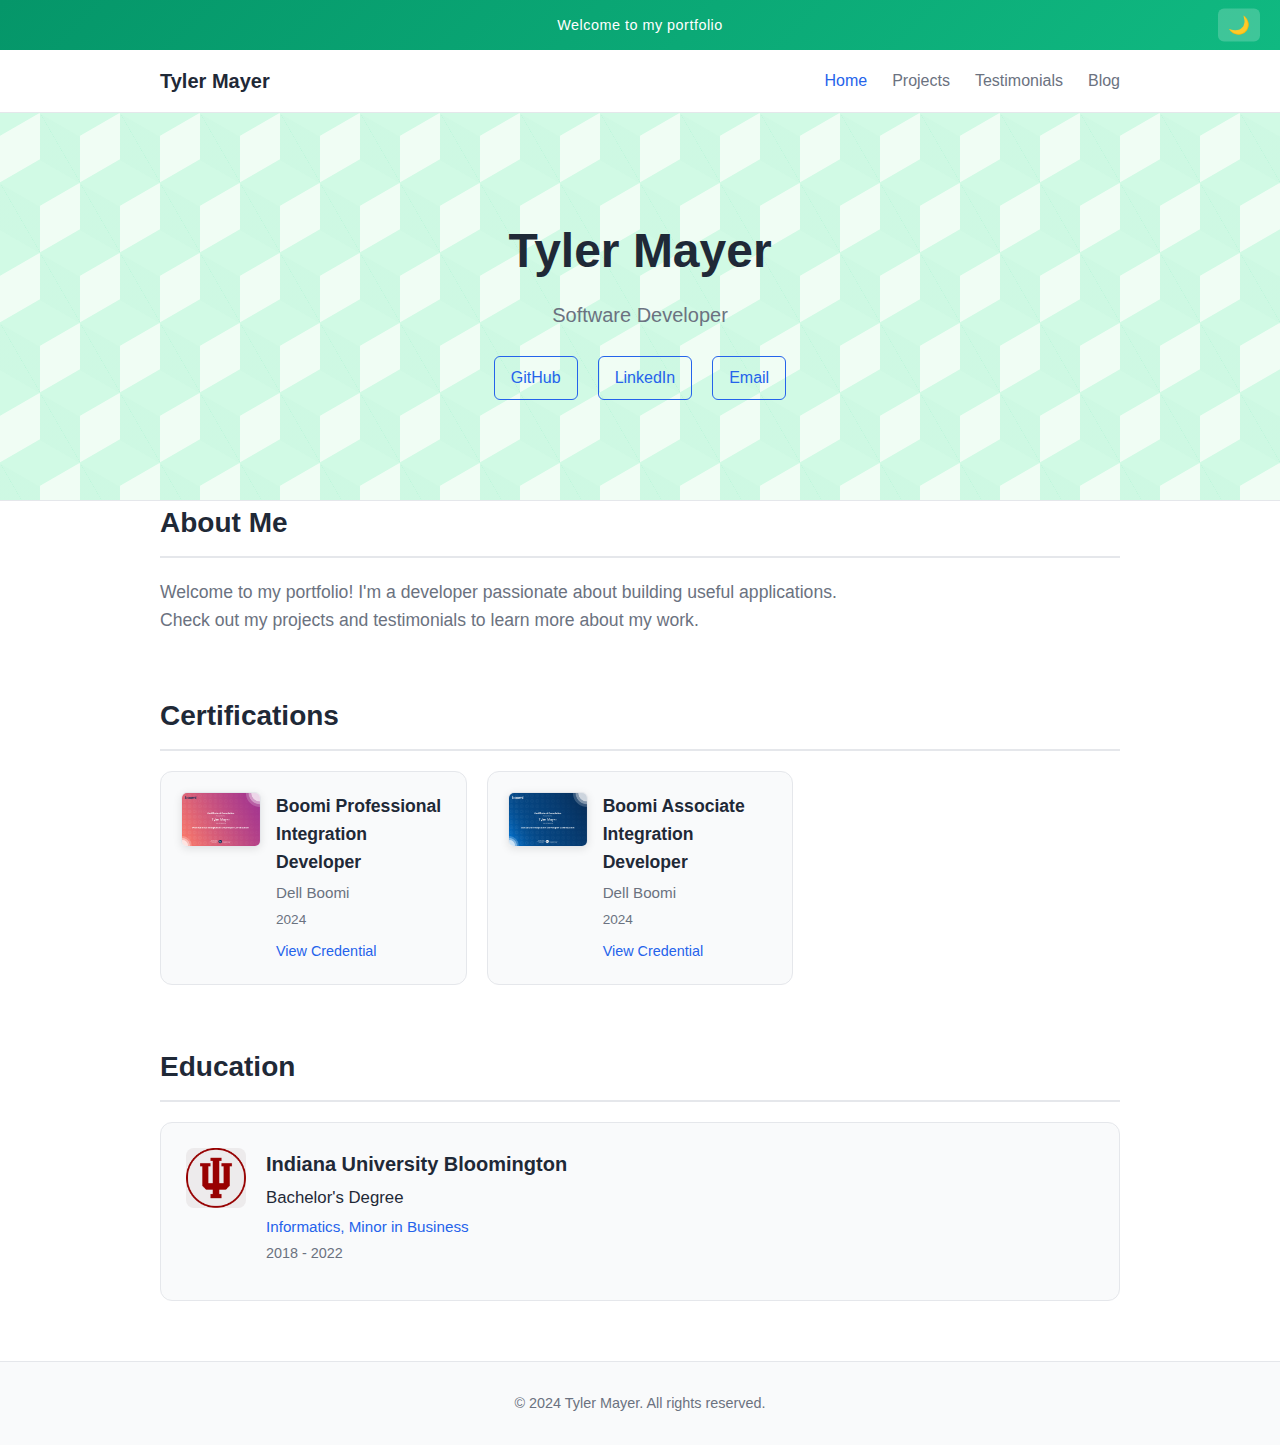
<file: index.html>
<!DOCTYPE html>
<html lang="en">
<head>
    <meta charset="UTF-8">
    <meta name="viewport" content="width=device-width, initial-scale=1.0">
    <title>Tyler Mayer - Portfolio</title>
    <link rel="stylesheet" href="css/styles.css">
</head>
<body>
    <div class="banner">
        <div class="banner-content">
            <span>Welcome to my portfolio</span>
        </div>
        <button class="theme-toggle" onclick="toggleDarkMode()" title="Toggle dark mode">🌙</button>
    </div>

    <nav class="navbar">
        <div class="container nav-container">
            <a href="index.html" class="nav-brand">Tyler Mayer</a>
            <div class="nav-links">
                <a href="index.html" class="active">Home</a>
                <a href="projects.html">Projects</a>
                <a href="testimonials.html">Testimonials</a>
                <a href="blog.html">Blog</a>
            </div>
        </div>
    </nav>

    <header class="hero">
        <div class="container">
            <h1>Tyler Mayer</h1>
            <p class="tagline">Software Developer</p>
            <div class="social-links">
                <a href="https://github.com/mayertyler100-sys" target="_blank">GitHub</a>
                <a href="https://www.linkedin.com/in/tyler-mayer-550679100/" target="_blank">LinkedIn</a>
                <a href="mailto:mayertyler100@gmail.com">Email</a>
            </div>
        </div>
    </header>

    <main class="container">
        <section class="about">
            <h2>About Me</h2>
            <p>Welcome to my portfolio! I'm a developer passionate about building useful applications. Check out my projects and testimonials to learn more about my work.</p>
        </section>

        <section class="certifications">
            <h2>Certifications</h2>
            <div id="certificationsList" class="certifications-grid">
                <!-- Certifications loaded from certifications.json -->
            </div>
        </section>

        <section class="education">
            <h2>Education</h2>
            <div id="educationList" class="education-list">
                <!-- Education loaded from education.json -->
            </div>
        </section>
    </main>

    <script>
        // Dark mode toggle
        function toggleDarkMode() {
            document.body.classList.toggle('dark-mode');
            const isDark = document.body.classList.contains('dark-mode');
            localStorage.setItem('darkMode', isDark);
            document.querySelector('.theme-toggle').textContent = isDark ? '☀️' : '🌙';
        }

        // Load saved preference
        if (localStorage.getItem('darkMode') === 'true') {
            document.body.classList.add('dark-mode');
            document.addEventListener('DOMContentLoaded', () => {
                document.querySelector('.theme-toggle').textContent = '☀️';
            });
        }

        async function loadCertifications() {
            const container = document.getElementById('certificationsList');

            try {
                const response = await fetch('certifications.json');
                const certs = await response.json();

                if (certs.length === 0) {
                    container.innerHTML = '<p class="no-content">No certifications yet.</p>';
                    return;
                }

                container.innerHTML = certs.map(cert => `
                    <div class="cert-card">
                        ${cert.thumbnail
                            ? `<div class="cert-thumbnail"><img src="${escapeHtml(cert.thumbnail)}" alt="${escapeHtml(cert.name)}"></div>`
                            : `<div class="cert-icon">🏆</div>`
                        }
                        <div class="cert-info">
                            <h3>${escapeHtml(cert.name)}</h3>
                            <p class="cert-issuer">${escapeHtml(cert.issuer)}</p>
                            ${cert.date ? `<p class="cert-date">${escapeHtml(cert.date)}</p>` : ''}
                            ${cert.link ? `<a href="${escapeHtml(cert.link)}" target="_blank">View Credential</a>` : ''}
                        </div>
                    </div>
                `).join('');

            } catch (error) {
                console.error('Error loading certifications:', error);
                container.innerHTML = '<p class="no-content">Could not load certifications.</p>';
            }
        }

        function escapeHtml(text) {
            if (!text) return '';
            const div = document.createElement('div');
            div.textContent = text;
            return div.innerHTML;
        }

        async function loadEducation() {
            const container = document.getElementById('educationList');

            try {
                const response = await fetch('education.json');
                const education = await response.json();

                if (education.length === 0) {
                    container.innerHTML = '<p class="no-content">No education listed yet.</p>';
                    return;
                }

                container.innerHTML = education.map(edu => `
                    <div class="edu-card">
                        ${edu.icon
                            ? `<div class="edu-icon"><img src="${escapeHtml(edu.icon)}" alt=""></div>`
                            : `<div class="edu-icon">🎓</div>`
                        }
                        <div class="edu-info">
                            <h3>${escapeHtml(edu.school)}</h3>
                            <p class="edu-degree">${escapeHtml(edu.degree)}</p>
                            ${edu.field ? `<p class="edu-field">${escapeHtml(edu.field)}</p>` : ''}
                            ${edu.years ? `<p class="edu-years">${escapeHtml(edu.years)}</p>` : ''}
                            ${edu.description ? `<p class="edu-description">${escapeHtml(edu.description)}</p>` : ''}
                        </div>
                    </div>
                `).join('');

            } catch (error) {
                console.error('Error loading education:', error);
                container.innerHTML = '<p class="no-content">Could not load education.</p>';
            }
        }

        document.addEventListener('DOMContentLoaded', () => {
            loadCertifications();
            loadEducation();
        });
    </script>

    <footer>
        <div class="container">
            <p>&copy; 2024 Tyler Mayer. All rights reserved.</p>
        </div>
    </footer>
</body>
</html>
</file>
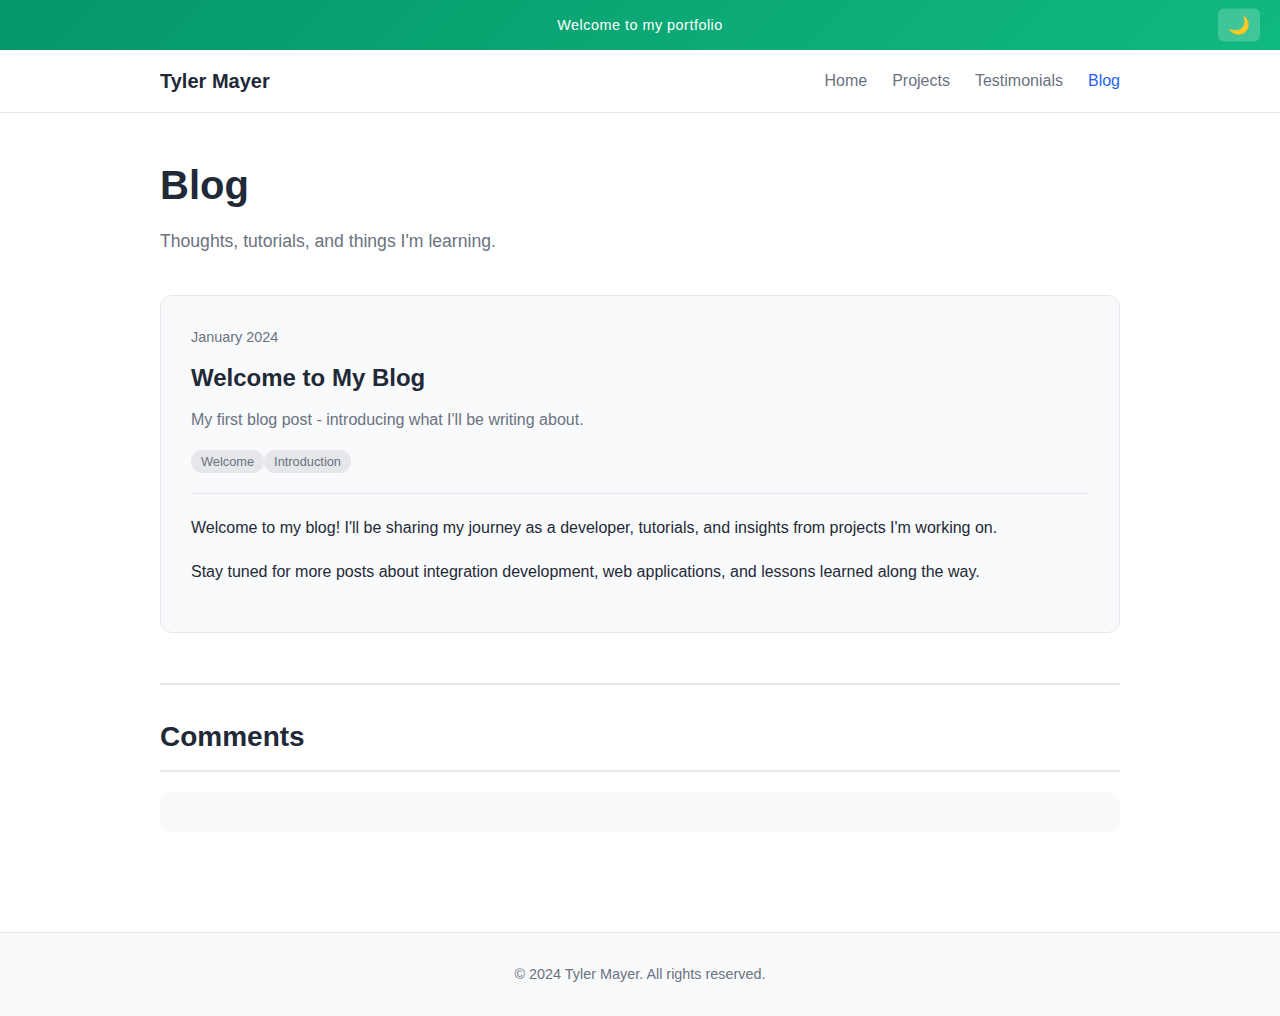
<file: blog.html>
<!DOCTYPE html>
<html lang="en">
<head>
    <meta charset="UTF-8">
    <meta name="viewport" content="width=device-width, initial-scale=1.0">
    <title>Blog - Tyler Mayer</title>
    <link rel="stylesheet" href="css/styles.css">
</head>
<body>
    <div class="banner">
        <div class="banner-content">
            <span>Welcome to my portfolio</span>
        </div>
        <button class="theme-toggle" onclick="toggleDarkMode()" title="Toggle dark mode">🌙</button>
    </div>

    <nav class="navbar">
        <div class="container nav-container">
            <a href="index.html" class="nav-brand">Tyler Mayer</a>
            <div class="nav-links">
                <a href="index.html">Home</a>
                <a href="projects.html">Projects</a>
                <a href="testimonials.html">Testimonials</a>
                <a href="blog.html" class="active">Blog</a>
            </div>
        </div>
    </nav>

    <main class="container">
        <section class="blog-page">
            <h1>Blog</h1>
            <p class="section-intro">Thoughts, tutorials, and things I'm learning.</p>

            <div id="blogList" class="blog-list">
                <!-- Blog posts loaded from blog.json -->
            </div>

            <div class="comments-section">
                <h2>Comments</h2>
                <div id="giscus-container">
                    <script src="https://giscus.app/client.js"
                        data-repo="mayertyler100-sys/Tylers-Repository"
                        data-repo-id="R_kgDOQ-wKHw"
                        data-category="General"
                        data-category-id="DIC_kwDOQ-wKH84C1RAa"
                        data-mapping="pathname"
                        data-strict="0"
                        data-reactions-enabled="1"
                        data-emit-metadata="0"
                        data-input-position="bottom"
                        data-theme="preferred_color_scheme"
                        data-lang="en"
                        crossorigin="anonymous"
                        async>
                    </script>
                </div>
            </div>
        </section>
    </main>

    <footer>
        <div class="container">
            <p>&copy; 2024 Tyler Mayer. All rights reserved.</p>
        </div>
    </footer>

    <script>
        // Dark mode toggle
        function toggleDarkMode() {
            document.body.classList.toggle('dark-mode');
            const isDark = document.body.classList.contains('dark-mode');
            localStorage.setItem('darkMode', isDark);
            document.querySelector('.theme-toggle').textContent = isDark ? '☀️' : '🌙';
        }

        if (localStorage.getItem('darkMode') === 'true') {
            document.body.classList.add('dark-mode');
            document.addEventListener('DOMContentLoaded', () => {
                document.querySelector('.theme-toggle').textContent = '☀️';
            });
        }

        async function loadBlogPosts() {
            const container = document.getElementById('blogList');

            try {
                const response = await fetch('blog.json');
                const posts = await response.json();

                if (posts.length === 0) {
                    container.innerHTML = '<p class="no-content">No blog posts yet. Check back soon!</p>';
                    return;
                }

                container.innerHTML = posts.map(post => `
                    <article class="blog-card">
                        <div class="blog-date">${escapeHtml(post.date)}</div>
                        <h2>${escapeHtml(post.title)}</h2>
                        <p class="blog-summary">${escapeHtml(post.summary)}</p>
                        ${post.tags ? `
                            <div class="blog-tags">
                                ${post.tags.map(tag => `<span class="tag">${escapeHtml(tag)}</span>`).join('')}
                            </div>
                        ` : ''}
                        <div class="blog-content">${post.content}</div>
                    </article>
                `).join('');

            } catch (error) {
                console.error('Error loading blog posts:', error);
                container.innerHTML = '<p class="no-content">Could not load blog posts.</p>';
            }
        }

        function escapeHtml(text) {
            if (!text) return '';
            const div = document.createElement('div');
            div.textContent = text;
            return div.innerHTML;
        }

        document.addEventListener('DOMContentLoaded', loadBlogPosts);
    </script>
</body>
</html>
</file>
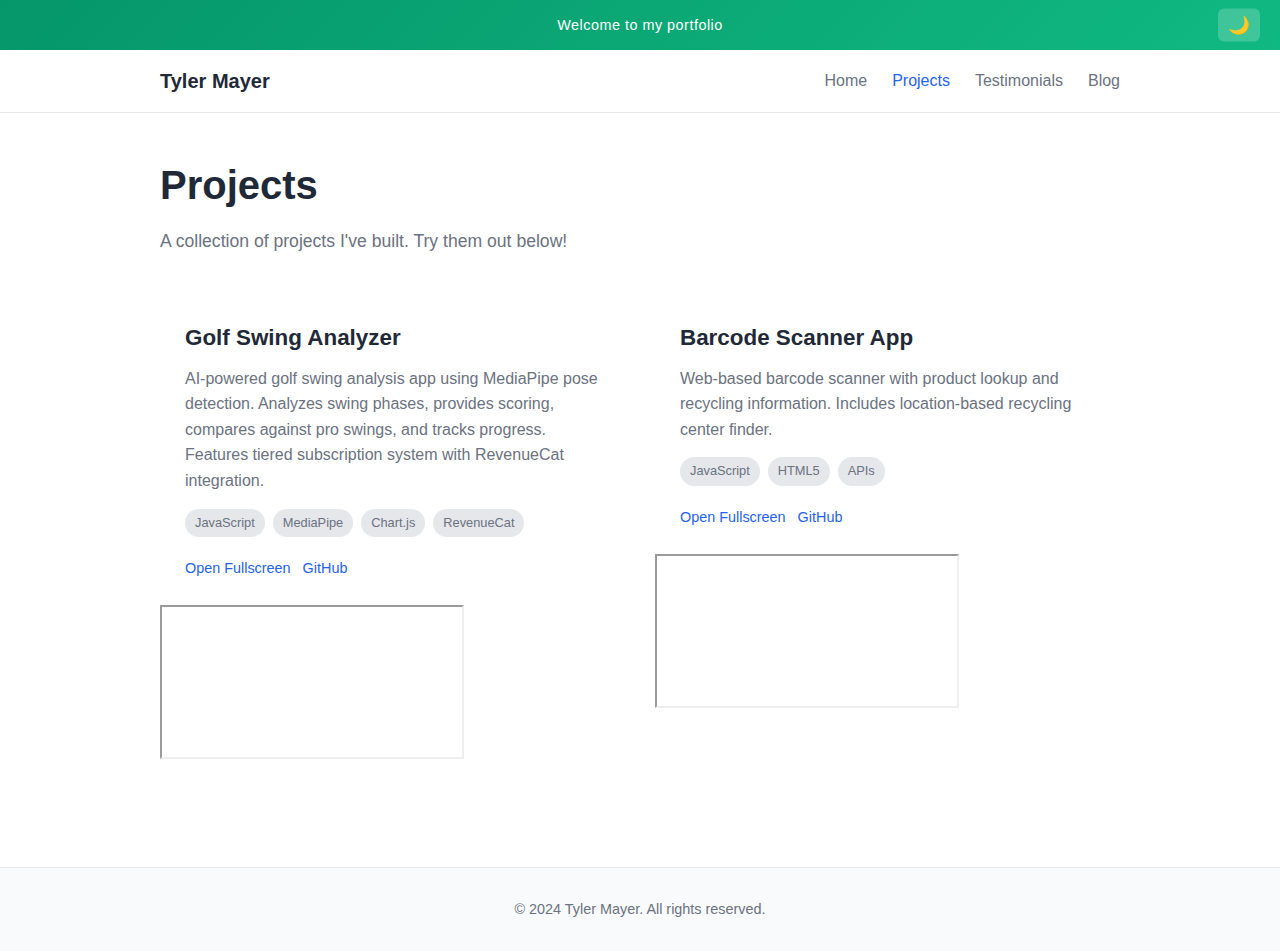
<file: projects.html>
<!DOCTYPE html>
<html lang="en">
<head>
    <meta charset="UTF-8">
    <meta name="viewport" content="width=device-width, initial-scale=1.0">
    <title>Projects - Tyler Mayer</title>
    <link rel="stylesheet" href="css/styles.css">
</head>
<body>
    <div class="banner">
        <div class="banner-content">
            <span>Welcome to my portfolio</span>
        </div>
        <button class="theme-toggle" onclick="toggleDarkMode()" title="Toggle dark mode">🌙</button>
    </div>

    <nav class="navbar">
        <div class="container nav-container">
            <a href="index.html" class="nav-brand">Tyler Mayer</a>
            <div class="nav-links">
                <a href="index.html">Home</a>
                <a href="projects.html" class="active">Projects</a>
                <a href="testimonials.html">Testimonials</a>
                <a href="blog.html">Blog</a>
            </div>
        </div>
    </nav>

    <main class="container">
        <section class="projects-page">
            <h1>Projects</h1>
            <p class="section-intro">A collection of projects I've built. Try them out below!</p>

            <div id="projectsList" class="projects-list">
                <!-- Projects loaded from projects.json -->
            </div>
        </section>
    </main>

    <footer>
        <div class="container">
            <p>&copy; 2024 Tyler Mayer. All rights reserved.</p>
        </div>
    </footer>

    <script>
        // Dark mode toggle
        function toggleDarkMode() {
            document.body.classList.toggle('dark-mode');
            const isDark = document.body.classList.contains('dark-mode');
            localStorage.setItem('darkMode', isDark);
            document.querySelector('.theme-toggle').textContent = isDark ? '☀️' : '🌙';
        }

        if (localStorage.getItem('darkMode') === 'true') {
            document.body.classList.add('dark-mode');
            document.addEventListener('DOMContentLoaded', () => {
                document.querySelector('.theme-toggle').textContent = '☀️';
            });
        }

        async function loadProjects() {
            const container = document.getElementById('projectsList');

            try {
                const response = await fetch('projects.json');
                const projects = await response.json();

                if (projects.length === 0) {
                    container.innerHTML = '<p class="no-content">No projects yet.</p>';
                    return;
                }

                container.innerHTML = projects.map(project => `
                    <div class="project-embed-card">
                        <div class="project-header">
                            <div class="project-info">
                                <h2>${escapeHtml(project.name)}</h2>
                                <p>${escapeHtml(project.description)}</p>
                                ${project.tags ? `
                                    <div class="project-tags">
                                        ${project.tags.map(tag => `<span class="tag">${escapeHtml(tag)}</span>`).join('')}
                                    </div>
                                ` : ''}
                                <div class="project-links">
                                    ${project.demo ? `<a href="${escapeHtml(project.demo)}" target="_blank">Open Fullscreen</a>` : ''}
                                    ${project.github ? `<a href="${escapeHtml(project.github)}" target="_blank">GitHub</a>` : ''}
                                </div>
                            </div>
                        </div>
                        ${project.demo ? `
                            <div class="project-preview">
                                <iframe src="${escapeHtml(project.demo)}" title="${escapeHtml(project.name)}" loading="lazy"></iframe>
                            </div>
                        ` : ''}
                    </div>
                `).join('');

            } catch (error) {
                console.error('Error loading projects:', error);
                container.innerHTML = '<p class="no-content">Could not load projects.</p>';
            }
        }

        function escapeHtml(text) {
            if (!text) return '';
            const div = document.createElement('div');
            div.textContent = text;
            return div.innerHTML;
        }

        document.addEventListener('DOMContentLoaded', loadProjects);
    </script>
</body>
</html>
</file>
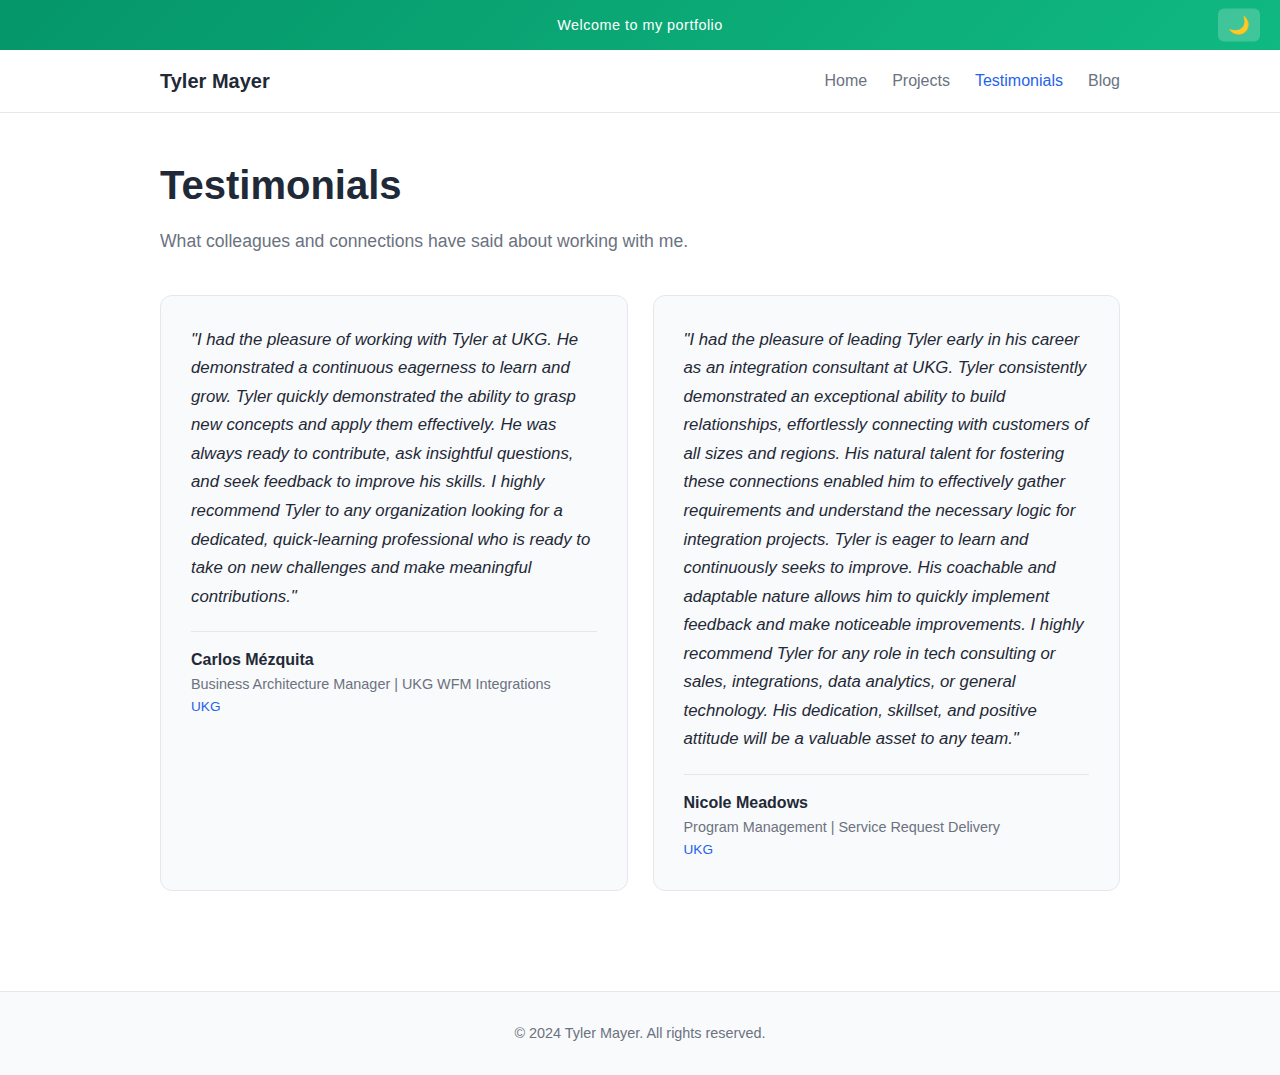
<file: testimonials.html>
<!DOCTYPE html>
<html lang="en">
<head>
    <meta charset="UTF-8">
    <meta name="viewport" content="width=device-width, initial-scale=1.0">
    <title>Testimonials - Tyler Mayer</title>
    <link rel="stylesheet" href="css/styles.css">
</head>
<body>
    <div class="banner">
        <div class="banner-content">
            <span>Welcome to my portfolio</span>
        </div>
        <button class="theme-toggle" onclick="toggleDarkMode()" title="Toggle dark mode">🌙</button>
    </div>

    <nav class="navbar">
        <div class="container nav-container">
            <a href="index.html" class="nav-brand">Tyler Mayer</a>
            <div class="nav-links">
                <a href="index.html">Home</a>
                <a href="projects.html">Projects</a>
                <a href="testimonials.html" class="active">Testimonials</a>
                <a href="blog.html">Blog</a>
            </div>
        </div>
    </nav>

    <main class="container">
        <section class="testimonials-page">
            <h1>Testimonials</h1>
            <p class="section-intro">What colleagues and connections have said about working with me.</p>

            <div id="testimonialsList" class="testimonials-grid">
                <!-- Testimonials loaded from testimonials.json -->
            </div>
        </section>
    </main>

    <footer>
        <div class="container">
            <p>&copy; 2024 Tyler Mayer. All rights reserved.</p>
        </div>
    </footer>

    <script>
        // Dark mode toggle
        function toggleDarkMode() {
            document.body.classList.toggle('dark-mode');
            const isDark = document.body.classList.contains('dark-mode');
            localStorage.setItem('darkMode', isDark);
            document.querySelector('.theme-toggle').textContent = isDark ? '☀️' : '🌙';
        }

        if (localStorage.getItem('darkMode') === 'true') {
            document.body.classList.add('dark-mode');
            document.addEventListener('DOMContentLoaded', () => {
                document.querySelector('.theme-toggle').textContent = '☀️';
            });
        }

        async function loadTestimonials() {
            const container = document.getElementById('testimonialsList');

            try {
                const response = await fetch('testimonials.json');
                const testimonials = await response.json();

                if (testimonials.length === 0) {
                    container.innerHTML = '<p class="no-content">No testimonials yet.</p>';
                    return;
                }

                container.innerHTML = testimonials.map(t => `
                    <div class="testimonial-card">
                        <div class="testimonial-content">
                            <p>"${escapeHtml(t.quote)}"</p>
                        </div>
                        <div class="testimonial-author">
                            <div class="author-info">
                                <strong>${escapeHtml(t.name)}</strong>
                                <span>${escapeHtml(t.title)}</span>
                                ${t.company ? `<span class="company">${escapeHtml(t.company)}</span>` : ''}
                            </div>
                        </div>
                    </div>
                `).join('');

            } catch (error) {
                console.error('Error loading testimonials:', error);
                container.innerHTML = '<p class="no-content">Could not load testimonials.</p>';
            }
        }

        function escapeHtml(text) {
            if (!text) return '';
            const div = document.createElement('div');
            div.textContent = text;
            return div.innerHTML;
        }

        document.addEventListener('DOMContentLoaded', loadTestimonials);
    </script>
</body>
</html>
</file>
<file: css/styles.css>
* {
    box-sizing: border-box;
    margin: 0;
    padding: 0;
}

:root {
    --primary: #2563eb;
    --primary-dark: #1d4ed8;
    --text: #1f2937;
    --text-light: #6b7280;
    --background: #ffffff;
    --surface: #f9fafb;
    --border: #e5e7eb;
}

/* Dark Mode */
body.dark-mode {
    --primary: #60a5fa;
    --primary-dark: #3b82f6;
    --text: #f3f4f6;
    --text-light: #9ca3af;
    --background: #111827;
    --surface: #1f2937;
    --border: #374151;
}

body.dark-mode .banner {
    background: linear-gradient(135deg, #065f46 0%, #047857 100%);
}

body.dark-mode .hero {
    background-color: #1f2937;
    background-image:
        linear-gradient(30deg, #374151 12%, transparent 12.5%, transparent 87%, #374151 87.5%, #374151),
        linear-gradient(150deg, #374151 12%, transparent 12.5%, transparent 87%, #374151 87.5%, #374151),
        linear-gradient(30deg, #374151 12%, transparent 12.5%, transparent 87%, #374151 87.5%, #374151),
        linear-gradient(150deg, #374151 12%, transparent 12.5%, transparent 87%, #374151 87.5%, #374151),
        linear-gradient(60deg, #4b556377 25%, transparent 25.5%, transparent 75%, #4b556377 75%, #4b556377),
        linear-gradient(60deg, #4b556377 25%, transparent 25.5%, transparent 75%, #4b556377 75%, #4b556377);
}

body.dark-mode .cert-thumbnail img {
    border-color: var(--border);
}

/* Dark Mode Toggle */
.theme-toggle {
    position: absolute;
    top: 50%;
    right: 20px;
    transform: translateY(-50%);
    background: rgba(255, 255, 255, 0.2);
    border: none;
    border-radius: 6px;
    padding: 6px 10px;
    cursor: pointer;
    font-size: 1.1rem;
    transition: all 0.2s ease;
}

.theme-toggle:hover {
    background: rgba(255, 255, 255, 0.3);
}

body {
    font-family: -apple-system, BlinkMacSystemFont, 'Segoe UI', Roboto, sans-serif;
    background: var(--background);
    color: var(--text);
    line-height: 1.6;
}

/* Banner */
.banner {
    background: linear-gradient(135deg, #059669 0%, #10b981 100%);
    color: white;
    padding: 12px 0;
    text-align: center;
    position: relative;
}

.banner-content {
    max-width: 1000px;
    margin: 0 auto;
    padding: 0 20px;
}

.banner span {
    font-size: 0.9rem;
    font-weight: 500;
    letter-spacing: 0.5px;
}

/* Navbar */
.navbar {
    background: var(--background);
    border-bottom: 1px solid var(--border);
    padding: 15px 0;
    position: sticky;
    top: 0;
    z-index: 100;
}

.nav-container {
    display: flex;
    justify-content: space-between;
    align-items: center;
}

.nav-brand {
    font-size: 1.25rem;
    font-weight: 700;
    color: var(--text);
    text-decoration: none;
}

.nav-links {
    display: flex;
    gap: 25px;
}

.nav-links a {
    color: var(--text-light);
    text-decoration: none;
    font-weight: 500;
    transition: color 0.2s ease;
}

.nav-links a:hover,
.nav-links a.active {
    color: var(--primary);
}

.container {
    max-width: 1000px;
    margin: 0 auto;
    padding: 0 20px;
}

/* Hero Section */
.hero {
    background-color: #f0fdf4;
    background-image:
        linear-gradient(30deg, #d1fae5 12%, transparent 12.5%, transparent 87%, #d1fae5 87.5%, #d1fae5),
        linear-gradient(150deg, #d1fae5 12%, transparent 12.5%, transparent 87%, #d1fae5 87.5%, #d1fae5),
        linear-gradient(30deg, #d1fae5 12%, transparent 12.5%, transparent 87%, #d1fae5 87.5%, #d1fae5),
        linear-gradient(150deg, #d1fae5 12%, transparent 12.5%, transparent 87%, #d1fae5 87.5%, #d1fae5),
        linear-gradient(60deg, #a7f3d077 25%, transparent 25.5%, transparent 75%, #a7f3d077 75%, #a7f3d077),
        linear-gradient(60deg, #a7f3d077 25%, transparent 25.5%, transparent 75%, #a7f3d077 75%, #a7f3d077);
    background-size: 80px 140px;
    background-position: 0 0, 0 0, 40px 70px, 40px 70px, 0 0, 40px 70px;
    border-bottom: 1px solid var(--border);
    padding: 100px 0;
    text-align: center;
    position: relative;
}

.hero h1 {
    font-size: 3rem;
    font-weight: 700;
    margin-bottom: 10px;
    color: var(--text);
}

.tagline {
    font-size: 1.25rem;
    color: var(--text-light);
    margin-bottom: 25px;
}

.social-links {
    display: flex;
    gap: 20px;
    justify-content: center;
}

.social-links a {
    color: var(--primary);
    text-decoration: none;
    font-weight: 500;
    padding: 8px 16px;
    border: 1px solid var(--primary);
    border-radius: 6px;
    transition: all 0.2s ease;
}

.social-links a:hover {
    background: var(--primary);
    color: white;
}

/* Main Content */
main {
    padding: 60px 0;
}

section {
    margin-bottom: 60px;
}

h2 {
    font-size: 1.75rem;
    margin-bottom: 20px;
    padding-bottom: 10px;
    border-bottom: 2px solid var(--border);
}

/* About Section */
.about p {
    font-size: 1.1rem;
    color: var(--text-light);
    max-width: 700px;
}

/* Projects Grid */
.project-grid {
    display: grid;
    grid-template-columns: repeat(auto-fill, minmax(300px, 1fr));
    gap: 25px;
}

.project-card {
    background: var(--surface);
    border: 1px solid var(--border);
    border-radius: 12px;
    padding: 25px;
    transition: transform 0.2s ease, box-shadow 0.2s ease;
}

.project-card:hover {
    transform: translateY(-4px);
    box-shadow: 0 10px 30px rgba(0, 0, 0, 0.08);
}

.project-card h3 {
    font-size: 1.25rem;
    margin-bottom: 10px;
}

.project-card p {
    color: var(--text-light);
    font-size: 0.95rem;
    margin-bottom: 15px;
}

.project-tags {
    display: flex;
    flex-wrap: wrap;
    gap: 8px;
    margin-bottom: 15px;
}

.tag {
    background: var(--border);
    color: var(--text-light);
    padding: 4px 10px;
    border-radius: 20px;
    font-size: 0.8rem;
}

.project-links {
    display: flex;
    gap: 15px;
}

.project-links a {
    color: var(--primary);
    text-decoration: none;
    font-size: 0.9rem;
    font-weight: 500;
}

.project-links a:hover {
    text-decoration: underline;
}

/* Footer */
footer {
    background: var(--surface);
    border-top: 1px solid var(--border);
    padding: 30px 0;
    text-align: center;
    color: var(--text-light);
    font-size: 0.9rem;
}

/* Certifications Section */
.certifications {
    margin-top: 40px;
}

.certifications-grid {
    display: grid;
    grid-template-columns: repeat(auto-fill, minmax(280px, 1fr));
    gap: 20px;
}

.cert-card {
    background: var(--surface);
    border: 1px solid var(--border);
    border-radius: 12px;
    padding: 20px;
    display: flex;
    gap: 15px;
    align-items: flex-start;
    transition: transform 0.2s ease, box-shadow 0.2s ease;
}

.cert-card:hover {
    transform: translateY(-4px);
    box-shadow: 0 10px 30px rgba(0, 0, 0, 0.08);
}

.cert-icon {
    font-size: 2rem;
    line-height: 1;
}

.cert-thumbnail {
    flex-shrink: 0;
}

.cert-thumbnail img {
    width: 80px;
    height: auto;
    border-radius: 6px;
    border: 1px solid var(--border);
    box-shadow: 0 2px 8px rgba(0, 0, 0, 0.1);
}

.cert-info {
    flex: 1;
}

.cert-info h3 {
    font-size: 1.1rem;
    margin-bottom: 5px;
    color: var(--text);
}

.cert-issuer {
    color: var(--text-light);
    font-size: 0.95rem;
    margin-bottom: 3px;
}

.cert-date {
    color: var(--text-light);
    font-size: 0.85rem;
    margin-bottom: 8px;
}

.cert-info a {
    color: var(--primary);
    text-decoration: none;
    font-size: 0.9rem;
    font-weight: 500;
}

.cert-info a:hover {
    text-decoration: underline;
}

/* Education Section */
.education {
    margin-top: 40px;
}

.education-list {
    display: flex;
    flex-direction: column;
    gap: 20px;
}

.edu-card {
    background: var(--surface);
    border: 1px solid var(--border);
    border-radius: 12px;
    padding: 25px;
    display: flex;
    gap: 20px;
    align-items: flex-start;
    transition: transform 0.2s ease, box-shadow 0.2s ease;
}

.edu-card:hover {
    transform: translateY(-4px);
    box-shadow: 0 10px 30px rgba(0, 0, 0, 0.08);
}

.edu-icon {
    font-size: 2.5rem;
    line-height: 1;
    flex-shrink: 0;
}

.edu-icon img {
    width: 60px;
    height: 60px;
    border-radius: 8px;
    object-fit: cover;
}

.edu-info {
    flex: 1;
}

.edu-info h3 {
    font-size: 1.25rem;
    margin-bottom: 5px;
    color: var(--text);
}

.edu-degree {
    font-size: 1.05rem;
    color: var(--text);
    margin-bottom: 3px;
}

.edu-field {
    color: var(--primary);
    font-size: 0.95rem;
    margin-bottom: 3px;
}

.edu-years {
    color: var(--text-light);
    font-size: 0.9rem;
    margin-bottom: 10px;
}

.edu-description {
    color: var(--text-light);
    font-size: 0.95rem;
    line-height: 1.6;
}

/* Blog Page */
.blog-page {
    padding: 40px 0;
}

.blog-page h1 {
    font-size: 2.5rem;
    margin-bottom: 10px;
}

.blog-list {
    display: flex;
    flex-direction: column;
    gap: 30px;
}

.blog-card {
    background: var(--surface);
    border: 1px solid var(--border);
    border-radius: 12px;
    padding: 30px;
    transition: transform 0.2s ease, box-shadow 0.2s ease;
}

.blog-card:hover {
    transform: translateY(-4px);
    box-shadow: 0 10px 30px rgba(0, 0, 0, 0.08);
}

.blog-date {
    color: var(--text-light);
    font-size: 0.9rem;
    margin-bottom: 10px;
}

.blog-card h2 {
    font-size: 1.5rem;
    margin-bottom: 10px;
    border-bottom: none;
    padding-bottom: 0;
}

.blog-summary {
    color: var(--text-light);
    font-size: 1rem;
    margin-bottom: 15px;
}

.blog-tags {
    margin-bottom: 20px;
}

.blog-content {
    color: var(--text);
    line-height: 1.8;
    border-top: 1px solid var(--border);
    padding-top: 20px;
}

.blog-content p {
    margin-bottom: 15px;
}

/* Comments Section */
.comments-section {
    margin-top: 50px;
    padding-top: 30px;
    border-top: 2px solid var(--border);
}

.comments-section h2 {
    margin-bottom: 20px;
}

#giscus-container {
    background: var(--surface);
    border-radius: 12px;
    padding: 20px;
}

/* Projects Page */
.projects-page {
    padding: 40px 0;
}

.projects-page h1 {
    font-size: 2.5rem;
    margin-bottom: 10px;
}

.projects-list {
    display: grid;
    grid-template-columns: repeat(auto-fill, minmax(350px, 1fr));
    gap: 30px;
}

.projects-page .project-card {
    background: var(--surface);
    border: 1px solid var(--border);
    border-radius: 16px;
    overflow: hidden;
    display: flex;
    flex-direction: column;
}

.project-screenshot {
    width: 100%;
    height: 200px;
    overflow: hidden;
    background: linear-gradient(135deg, #667eea 0%, #764ba2 100%);
}

.project-screenshot img {
    width: 100%;
    height: 100%;
    object-fit: cover;
}

.project-screenshot.placeholder {
    display: flex;
    align-items: center;
    justify-content: center;
}

.placeholder-icon {
    font-size: 4rem;
    opacity: 0.8;
}

.projects-page .project-info {
    padding: 25px;
    flex: 1;
    display: flex;
    flex-direction: column;
}

.projects-page .project-info h2 {
    font-size: 1.4rem;
    margin-bottom: 10px;
    border-bottom: none;
    padding-bottom: 0;
}

.projects-page .project-info > p {
    color: var(--text-light);
    margin-bottom: 15px;
    flex: 1;
}

.projects-page .project-tags {
    margin-bottom: 20px;
}

.projects-page .project-links {
    display: flex;
    gap: 12px;
    flex-wrap: wrap;
}

.btn-primary {
    background: var(--primary);
    color: white !important;
    padding: 10px 20px;
    border-radius: 8px;
    text-decoration: none !important;
    font-weight: 500;
    transition: background 0.2s ease;
}

.btn-primary:hover {
    background: var(--primary-dark);
}

.btn-secondary {
    background: var(--surface);
    color: var(--text) !important;
    padding: 10px 20px;
    border-radius: 8px;
    border: 1px solid var(--border);
    text-decoration: none !important;
    font-weight: 500;
    transition: all 0.2s ease;
}

.btn-secondary:hover {
    background: var(--border);
}

/* Testimonials Page */
.testimonials-page {
    padding: 40px 0;
}

.testimonials-page h1 {
    font-size: 2.5rem;
    margin-bottom: 10px;
}

.section-intro {
    color: var(--text-light);
    font-size: 1.1rem;
    margin-bottom: 40px;
}

.testimonials-grid {
    display: grid;
    grid-template-columns: repeat(auto-fill, minmax(350px, 1fr));
    gap: 25px;
}

.testimonial-card {
    background: var(--surface);
    border: 1px solid var(--border);
    border-radius: 12px;
    padding: 30px;
    transition: transform 0.2s ease, box-shadow 0.2s ease;
}

.testimonial-card:hover {
    transform: translateY(-4px);
    box-shadow: 0 10px 30px rgba(0, 0, 0, 0.08);
}

.testimonial-content {
    margin-bottom: 20px;
}

.testimonial-content p {
    font-size: 1.05rem;
    color: var(--text);
    line-height: 1.7;
    font-style: italic;
}

.testimonial-author {
    display: flex;
    align-items: center;
    gap: 15px;
    padding-top: 15px;
    border-top: 1px solid var(--border);
}

.author-info {
    display: flex;
    flex-direction: column;
}

.author-info strong {
    color: var(--text);
    font-size: 1rem;
}

.author-info span {
    color: var(--text-light);
    font-size: 0.9rem;
}

.author-info .company {
    color: var(--primary);
    font-size: 0.85rem;
}

.no-content {
    color: var(--text-light);
    text-align: center;
    padding: 40px;
}

/* Responsive */
@media (max-width: 600px) {
    .hero {
        padding: 50px 0;
    }

    .hero h1 {
        font-size: 2rem;
    }

    .social-links {
        flex-direction: column;
        align-items: center;
    }

    .project-grid {
        grid-template-columns: 1fr;
    }

    .testimonials-grid {
        grid-template-columns: 1fr;
    }

    .nav-brand {
        font-size: 1rem;
    }

    .nav-links {
        gap: 15px;
    }
}
</file>
